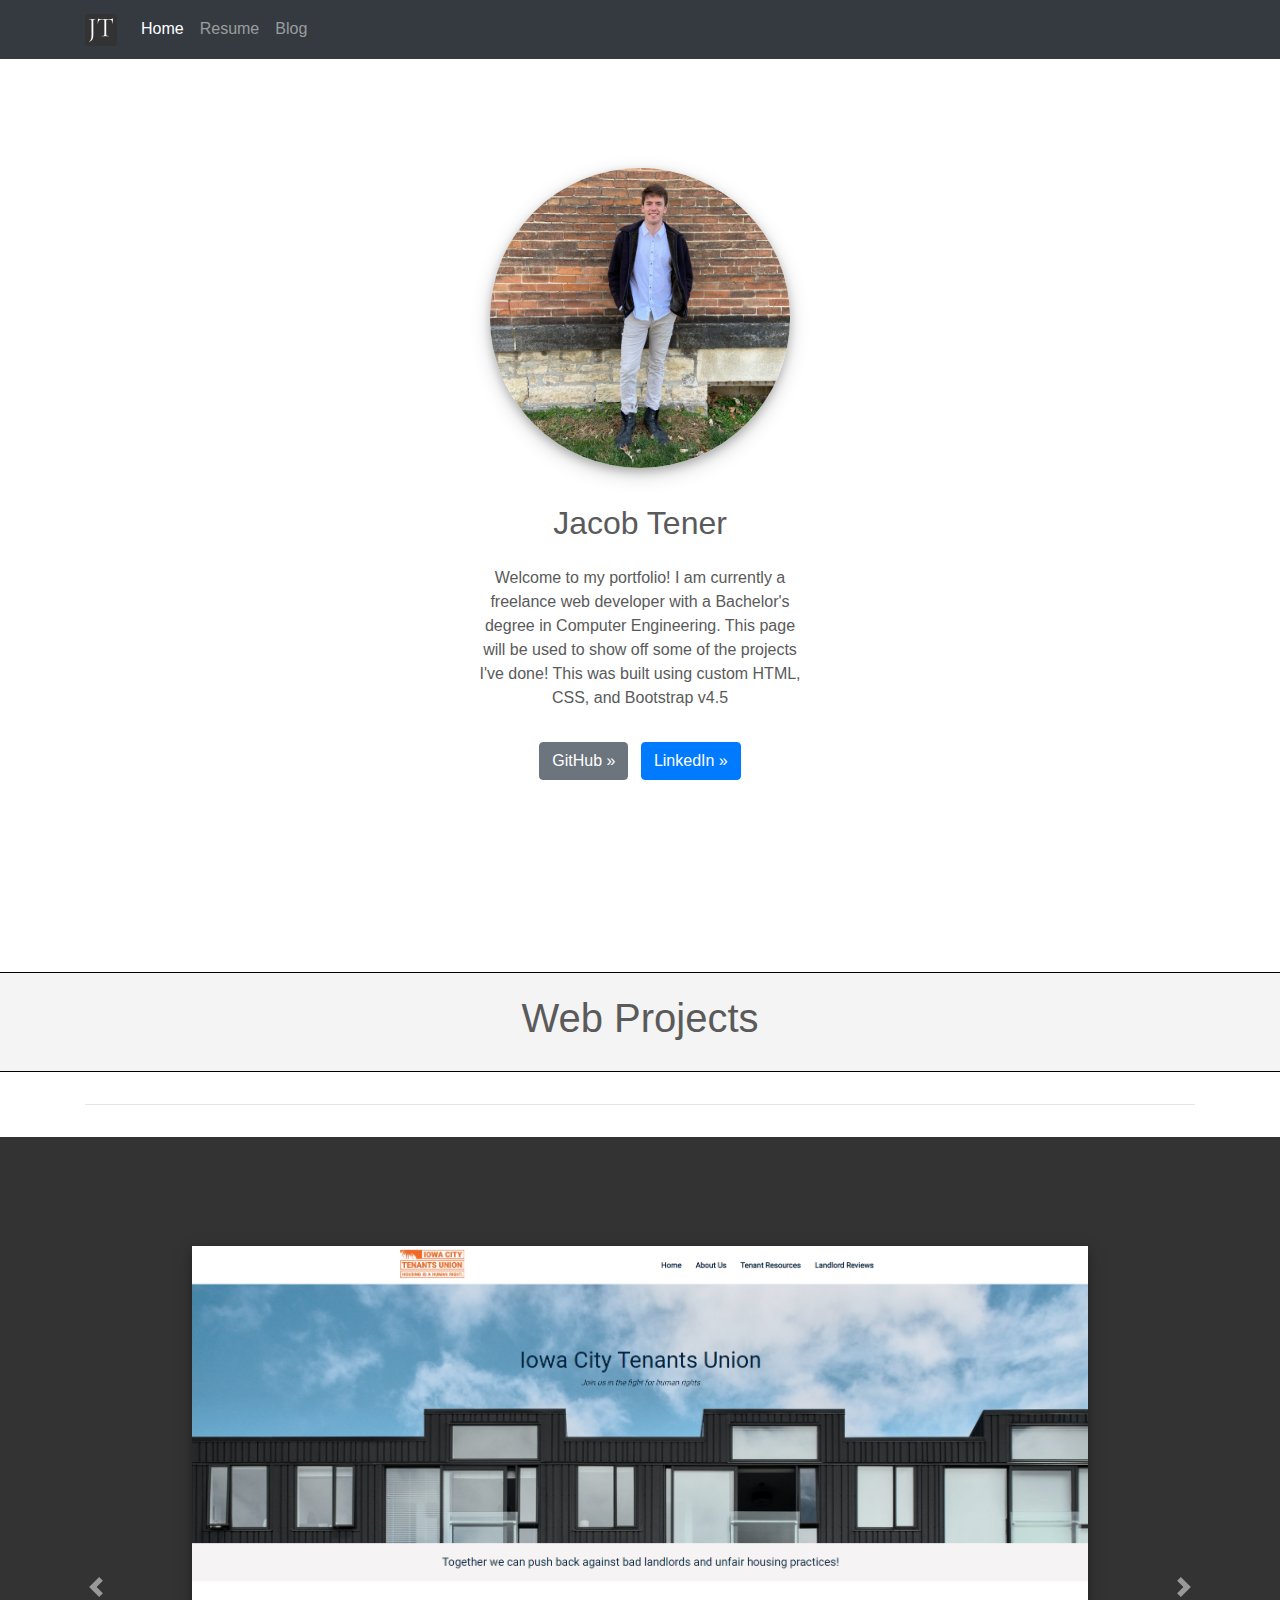
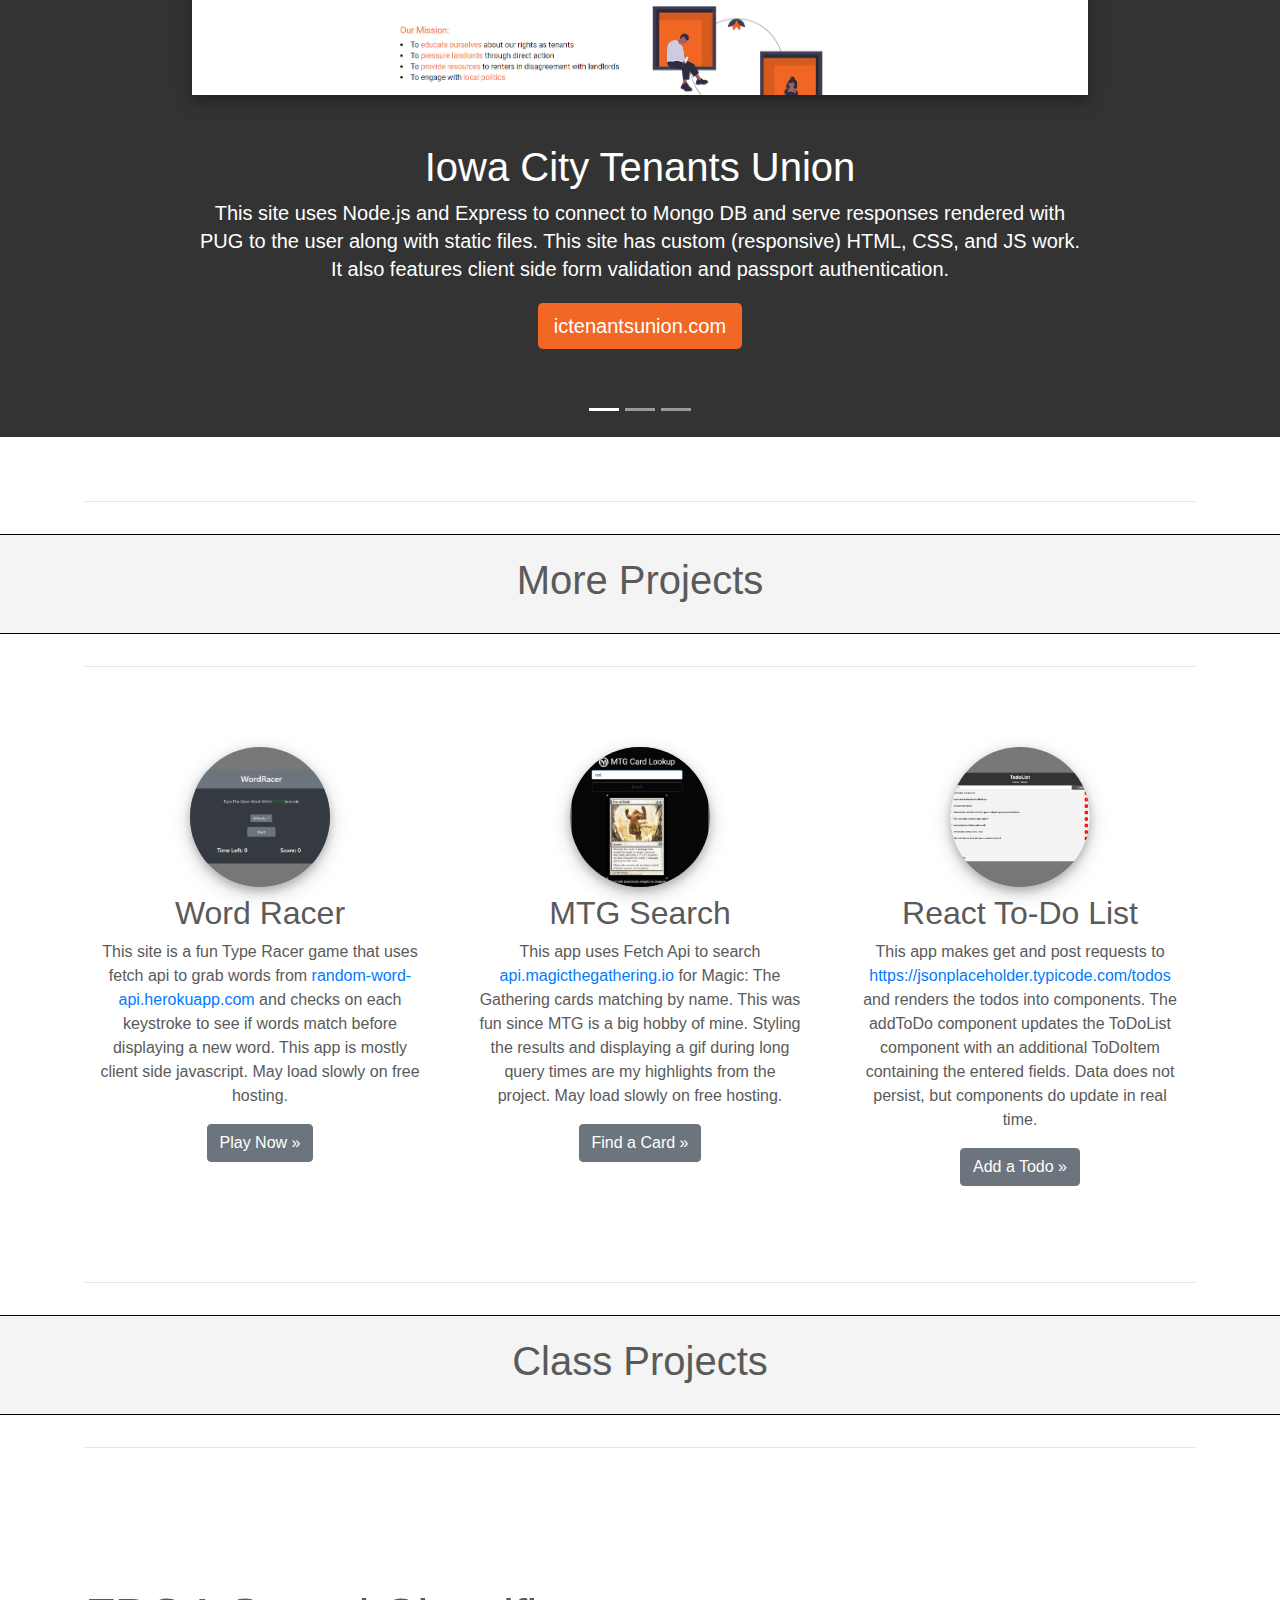
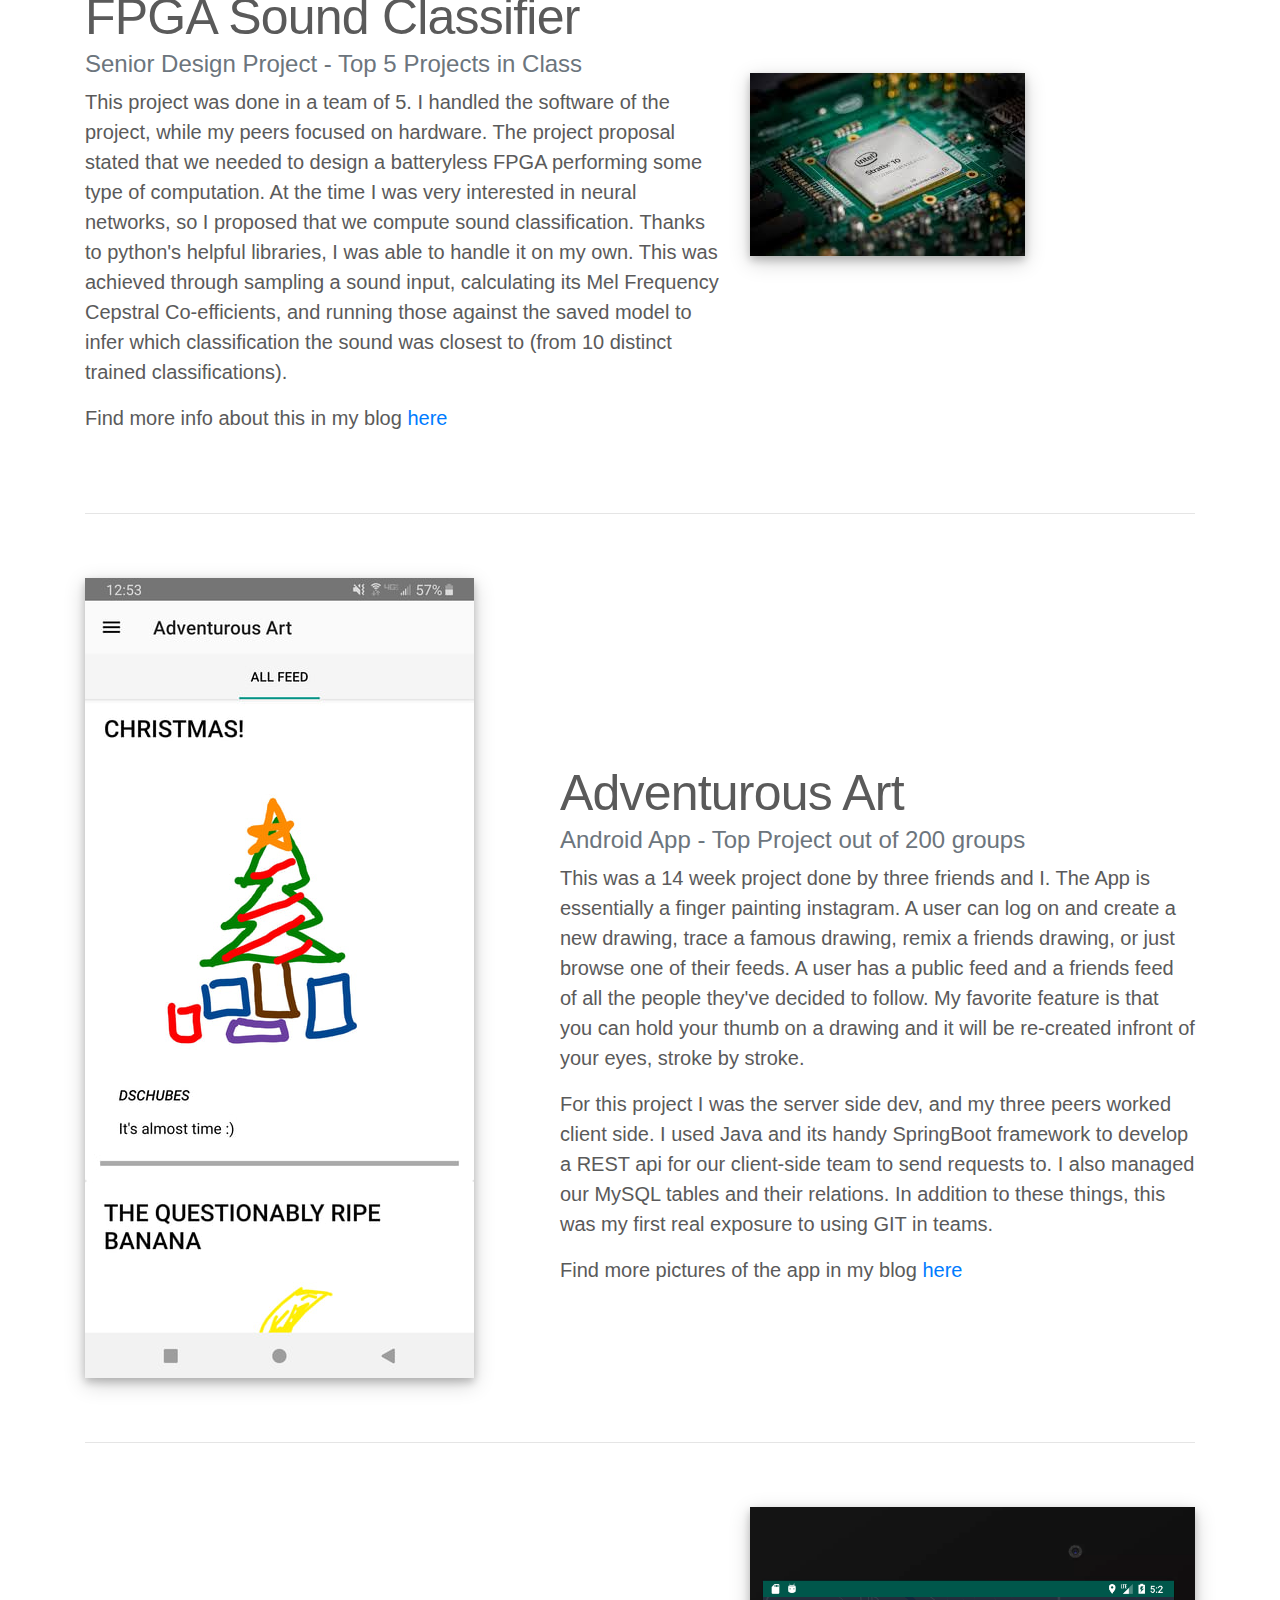
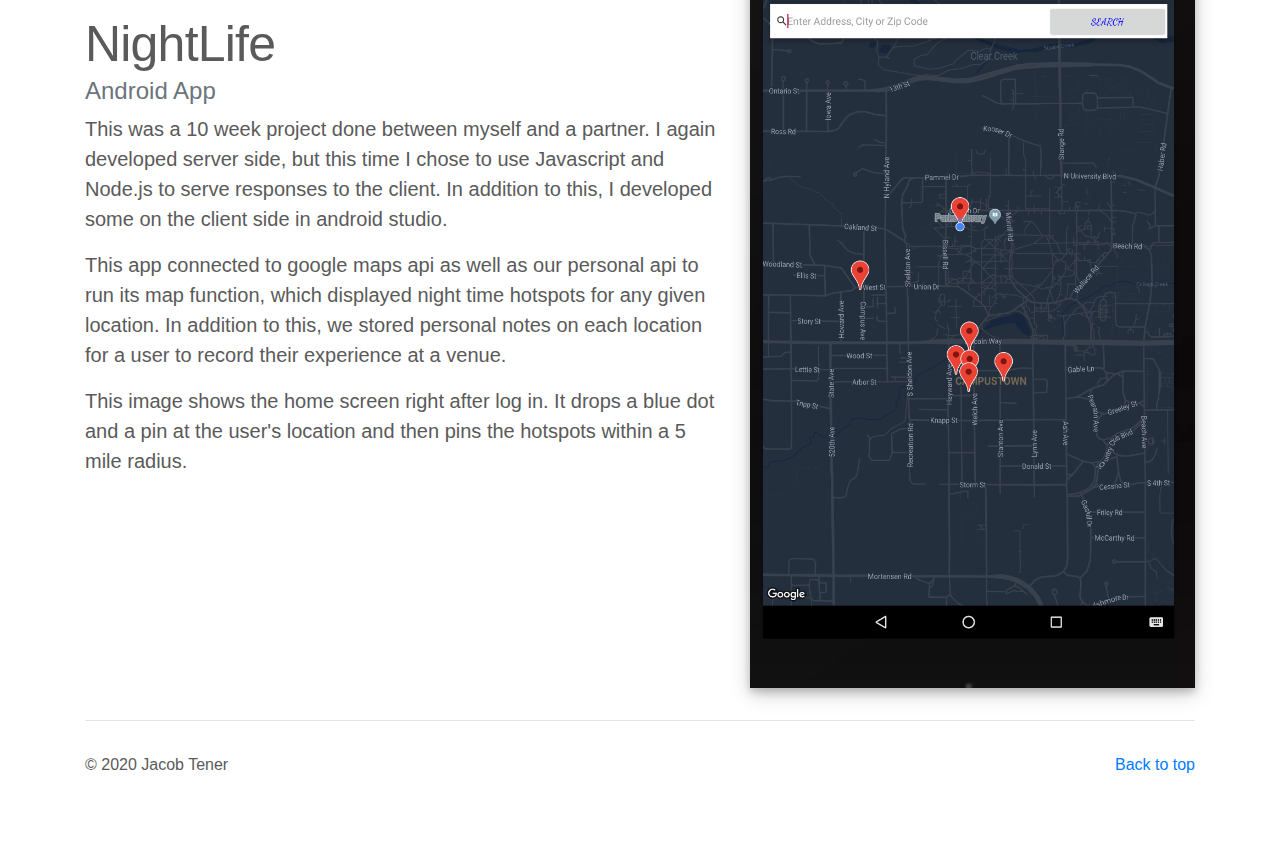
<file: index.html>
<!doctype html>
<html lang="en">
  <head>
    <meta charset="utf-8">
    <meta name="viewport" content="width=device-width, initial-scale=1, shrink-to-fit=no">
    <meta name="description" content="">
    <link rel="shortcut icon" href="img/favicon.png"/>
    <link href="css/bootstrap.min.css" rel="stylesheet">
    <link href="css/carousel.css" rel="stylesheet">
    <title>Jacob Tener | Portfolio</title>
  </head>

  <body>
    <header class="mb-4">
      <nav class="navbar navbar-expand-md navbar-dark fixed-top bg-dark">
        <div class="container">
          <a class="navbar-brand" href="/"><img src="img/favicon.png" alt=""></a>
          <button class="navbar-toggler" type="button" data-toggle="collapse" data-target="#navbarCollapse" aria-controls="navbarCollapse" aria-expanded="false" aria-label="Toggle navigation">
            <span class="navbar-toggler-icon"></span>
          </button>
          <div class="collapse navbar-collapse" id="navbarCollapse">
            <ul class="navbar-nav mr-auto">
              <li class="nav-item active">
                <a class="nav-link" href="/">Home<span class="sr-only">(current)</span></a>
              </li>
              <li class="nav-item">
                <a class="nav-link" href="resume.html">Resume</a>
              </li>
              <li class="nav-item">
                <a class="nav-link" href="blog.html">Blog</a>
              </li>
            </ul>
          </div>
        </div>
      </nav>
    </header>

<main role="main">


  <div class="container marketing full-page">

      <!-- Three columns of text below the carousel -->
      <div class="row justify-content-center align-items-start ">
        <div class="col-lg-4">
          <img src="img/image0.jpeg" class="carousel-img rounded-circle profile-img" alt="">

          <h2 class="my-1">Jacob Tener</h2>  
          <p class="mt-4">Welcome to my portfolio! I am currently a freelance web developer with a Bachelor's degree in Computer Engineering.
                            This page will be used to show off some of the projects I've done! This was built using custom HTML, CSS, and Bootstrap v4.5 </p>
          <p><a class="btn btn-secondary my-3 mr-2" href="https://github.com/JacobTener" target="blank_" role="button">GitHub &raquo;</a>
            <a class="btn btn-primary my-3" href="https://www.linkedin.com/in/jacob-tener-b38103169/" target="blank_" role="button">LinkedIn &raquo;</a></p>
        </div><!-- /.col-lg-4 -->

      </div><!-- /.row -->
  </div>
  <div class="title">
    <h1>Web Projects</h1>
  </div>
  <div class="container marketing">
    <hr class="featurette-divider">
  </div>
    
  <div id="myCarousel" class="carousel slide" data-ride="carousel">
    <ol class="carousel-indicators">
      <li data-target="#myCarousel" data-slide-to="0" class="active"></li>
      <li data-target="#myCarousel" data-slide-to="1"></li>
      <li data-target="#myCarousel" data-slide-to="2"></li>
    </ol>
    <div class="carousel-inner">
      <div class="carousel-item active">
        <svg class="bd-placeholder-img" width="100%" height="100%" xmlns="http://www.w3.org/2000/svg" preserveAspectRatio="xMidYMid slice" focusable="false" role="img"><rect width="100%" height="100%" fill="#333"/></svg>
        <div class="container">
          <div class="carousel-caption">
            <img src="img/tenants.PNG" class="carouselpic img-fluid " alt="">
            <h1>Iowa City Tenants Union</h1>
            <p>This site uses Node.js and Express to connect to Mongo DB and serve responses rendered with PUG to the user along with static files. This site has custom (responsive) HTML, CSS, and JS work. It also features client side form validation and passport authentication.</p>
            <p><a class="btn btn-lg btn-primary btn-primary-orange" href="https://ictenantsunion.com" target="blank_" role="button">ictenantsunion.com</a></p>
          </div>
        </div>
      </div>
      <div class="carousel-item">
        <svg class="bd-placeholder-img" width="100%" height="100%" xmlns="http://www.w3.org/2000/svg" preserveAspectRatio="xMidYMid slice" focusable="false" role="img"><rect width="100%" height="100%" fill="#333"/></svg>
        <div class="container">
          <div class="carousel-caption">
            <img src="img/loruki.PNG" class="carouselpic img-fluid" alt="" >
            <h1>Loruki</h1>
            <p>A static site built from custom HTML and CSS. This site displays some cool design as well as CSS keyframe transitions. Loruki showcases a new age, sleek look that will keep users pleased as they navigate the site.</p>
            <p><a class="btn btn-lg btn-primary btn-primary-lblue" href="https://practice-loruki.netlify.app/" target="blank_" role="button">Loruki</a></p>
          </div>
        </div>
      </div>
      <div class="carousel-item">
        <svg class="bd-placeholder-img" width="100%" height="100%" xmlns="http://www.w3.org/2000/svg" preserveAspectRatio="xMidYMid slice" focusable="false" role="img"><rect width="100%" height="100%" fill="#333"/></svg>
        <div class="container">
          <div class="carousel-caption">
            <img src="img/flowers.PNG" class="carouselpic img-fluid" alt="">
            <h1>Floral Flowers</h1>
            <p>This site uses Node.js to serve static files to the user. It features another entirely built from scratch HTML and CSS design. The images really pop out on the screen, which makes the flowers more attractive and likely to be bought. This site may load slowly due to free hosting.</p>
            <p><a class="btn btn-lg btn-primary btn-primary-red" href="https://floral-flowers.herokuapp.com/index.html" target="blank_" role="button">Floral Flowers</a></p>
          </div>
        </div>
      </div>
    </div>
    <a class="carousel-control-prev" href="#myCarousel" role="button" data-slide="prev">
      <span class="carousel-control-prev-icon" aria-hidden="true"></span>
      <span class="sr-only">Previous</span>
    </a>
    <a class="carousel-control-next" href="#myCarousel" role="button" data-slide="next">
      <span class="carousel-control-next-icon" aria-hidden="true"></span>
      <span class="sr-only">Next</span>
    </a>
  </div>

  <div class="container marketing">
    <hr class="featurette-divider">

  </div>
  
  <div class="title">
    <h1>More Projects</h1>
  </div>
  <div class="container marketing">
    <hr class="featurette-divider">
  </div>


  <div class="container marketing">
    <div class="row">
      <div class="col-lg-4 my-5">
        
        <svg class="bd-placeholder-img rounded-circle img-shadow" width="140" height="140" xmlns="http://www.w3.org/2000/svg" preserveAspectRatio="xMidYMid slice" focusable="false" role="img" aria-label="Placeholder: 140x140"><title>Placeholder</title><rect width="100%" height="100%" fill="#777"/><text x="50%" y="50%" fill="#777" dy=".3em">140x140</text>
          <image href="img/wordracer.PNG" x="0" y="0" height="140" width="140"/>
        </svg>
        <h2>Word Racer</h2>
        <p>This site is a fun Type Racer game that uses fetch api to grab words from <a href="https://random-word-api.herokuapp.com/" target="blank_">random-word-api.herokuapp.com</a> 
          and checks on each keystroke to see if words match before displaying a new word. This app is mostly client side javascript. May load slowly on free hosting.
        </p>
        <p><a class="btn btn-secondary" href="https://speedy-word-racer.herokuapp.com/" target="blank_" role="button">Play Now &raquo;</a></p>
      </div><!-- /.col-lg-4 -->
      <div class="col-lg-4 my-5">
        <svg class="bd-placeholder-img rounded-circle img-shadow" width="140" height="140" xmlns="http://www.w3.org/2000/svg" preserveAspectRatio="xMidYMid slice" focusable="false" role="img" aria-label="Placeholder: 140x140"><title>Placeholder</title><rect width="100%" height="100%" fill="#777"/><text x="50%" y="50%" fill="#777" dy=".3em">140x140</text>
          <image href="img/mtg.PNG" x="0" y="0" height="140px" width="140px"/>
        </svg>
        <h2>MTG Search</h2>
        <p>This app uses Fetch Api to search <a href="https://api.magicthegathering.io">api.magicthegathering.io</a> for Magic: The Gathering cards matching by name.
           This was fun since MTG is a big hobby of mine. Styling the results and displaying a gif during long query times are my highlights from the project. May load slowly on free hosting.  </p>
        <p><a class="btn btn-secondary" href="https://mtg-card-index.herokuapp.com/" target="blank_" role="button">Find a Card &raquo;</a></p>
      </div><!-- /.col-lg-4 -->
      <div class="col-lg-4 my-5">
        <svg class="bd-placeholder-img rounded-circle img-shadow" width="140" height="140" xmlns="http://www.w3.org/2000/svg" preserveAspectRatio="xMidYMid slice" focusable="false" role="img" aria-label="Placeholder: 140x140"><title>Placeholder</title><rect width="100%" height="100%" fill="#777"/><text x="50%" y="50%" fill="#777" dy=".3em">140x140</text>
          <image href="img/todo.PNG" x="0" y="0" height="140px" width="140px"/>
        </svg>
        <h2>React To-Do List</h2>
        <p>This app makes get and post requests to <a href="https://jsonplaceholder.typicode.com/todos">https://jsonplaceholder.typicode.com/todos</a> and renders the todos into components. The addToDo component updates the ToDoList component with an additional ToDoItem containing the entered fields. Data does not persist, but components do update in real time.</p>
        <p><a class="btn btn-secondary" href="https://react-json-todos.netlify.app/" target="blank_" role="button">Add a Todo &raquo;</a></p>
      </div><!-- /.col-lg-4 -->
    </div><!-- /.row -->
  </div>
  
  <!-- Marketing messaging and featurettes
  ================================================== -->
  <!-- Wrap the rest of the page in another container to center all the content. -->
  <div class="container marketing">
    <hr class="featurette-divider">

  </div>
  
  <div class="title">
    <h1>Class Projects</h1>
  </div>
  <div class="container marketing">

    <!-- START THE FEATURETTES -->

    <hr class="featurette-divider">
    
    <div class="row featurette align-items-center">
      <div class="col-md-7">
        <h2 class="featurette-heading">FPGA Sound Classifier</h2>
        <h4><span class="text-muted">Senior Design Project - Top 5 Projects in Class</span></h4>
        <p class="lead">This project was done in a team of 5. I handled the software of the project, while my peers focused on hardware. The project proposal stated that we needed to design a batteryless FPGA
                        performing some type of computation. At the time I was very interested in neural networks, so I proposed that we compute sound classification. Thanks to python's helpful libraries,
                        I was able to handle it on my own. This was achieved through sampling a sound input, calculating its Mel Frequency Cepstral Co-efficients, and running those against the saved model to infer
                        which classification the sound was closest to (from 10 distinct trained classifications). 
        </p>
        <p class="lead">Find more info about this in my blog <a href="/blog.html#seniorDesign">here</a></p>
      </div>
      <div class="col-md-5 small-first">
        <img src="./img/chip.jpg" class="featurette-img img-shadow" alt="">

      </div>
    </div>

    <hr class="featurette-divider-lg">

    <div class="row featurette align-items-center">
      <div class="col-md-7 order-md-2">
        <h2 class="featurette-heading">Adventurous Art</h2>
        <h4><span class="text-muted">Android App - Top Project out of 200 groups</span></h4>
        <p class="lead">This was a 14 week project done by three friends and I. The App is essentially a finger painting instagram. A user can log on and create a new drawing, trace a famous drawing, remix a friends drawing, or just browse one of their feeds.
                        A user has a public feed and a friends feed of all the people they've decided to follow. My favorite feature is that you can hold your thumb on a drawing and it will be re-created infront of your eyes, stroke by stroke.            
        </p>
        <p class="lead">For this project I was the server side dev, and my three peers worked client side. I used Java and its handy SpringBoot framework to develop a REST api for our client-side team to send requests to. I also managed our MySQL tables and 
          their relations. In addition to these things, this was my first real exposure to using GIT in teams.
        </p>
        <p class="lead">Find more pictures of the app in my blog <a href="/blog.html#advArt">here</a></p>

      </div>
      <div class="col-md-5 order-md-1 small-first">
        <img src="./img/advart.jpg" class="featurette-img img-shadow" alt="">

      </div>
    </div>

    <hr class="featurette-divider-lg">

    <div class="row featurette">
      <div class="col-md-7">
        <h2 class="featurette-heading">NightLife</h2>
        <h4><span class="text-muted">Android App</span></h4>
        <p class="lead">This was a 10 week project done between myself and a partner. I again developed server side, but this time I chose to use Javascript and Node.js to serve responses to the client. In addition to this, I developed some on the client side in android studio.
        </p>
        <p class="lead">This app connected to google maps api as well as our personal api
           to run its map function, which displayed night time hotspots for any given location. In addition to this, we stored personal notes on each location for a user to record their experience at a venue.
        </p>
        <p class="lead">
          This image shows the home screen right after log in. It drops a blue dot and a pin at the user's location and then pins the hotspots within a 5 mile radius.
        </p>
      </div>
      <div class="col-md-5 small-first">
        <img src="./img/image7.png" class="featurette-img img-shadow" alt="">
      </div>
    </div>

    <hr class="featurette-divider">

    <!-- /END THE FEATURETTES -->

  </div><!-- /.container -->


    <!-- FOOTER -->
                <footer class="container">
                    <p class="float-right"><a href="#">Back to top</a></p>
                    <p>&copy; 2020 Jacob Tener 
                      <!-- &middot; <a href="#">Privacy</a> &middot; <a href="#">Terms</a></p> -->
                </footer>
            </main>
        <script src="https://code.jquery.com/jquery-3.5.1.slim.min.js"></script>
        <script>window.jQuery || document.write('<script src="/docs/4.5/assets/js/vendor/jquery.slim.min.js"><\/script>')</script>
        <script src="/js/bootstrap.bundle.min.js"></script>
    </body>
</html>
</file>
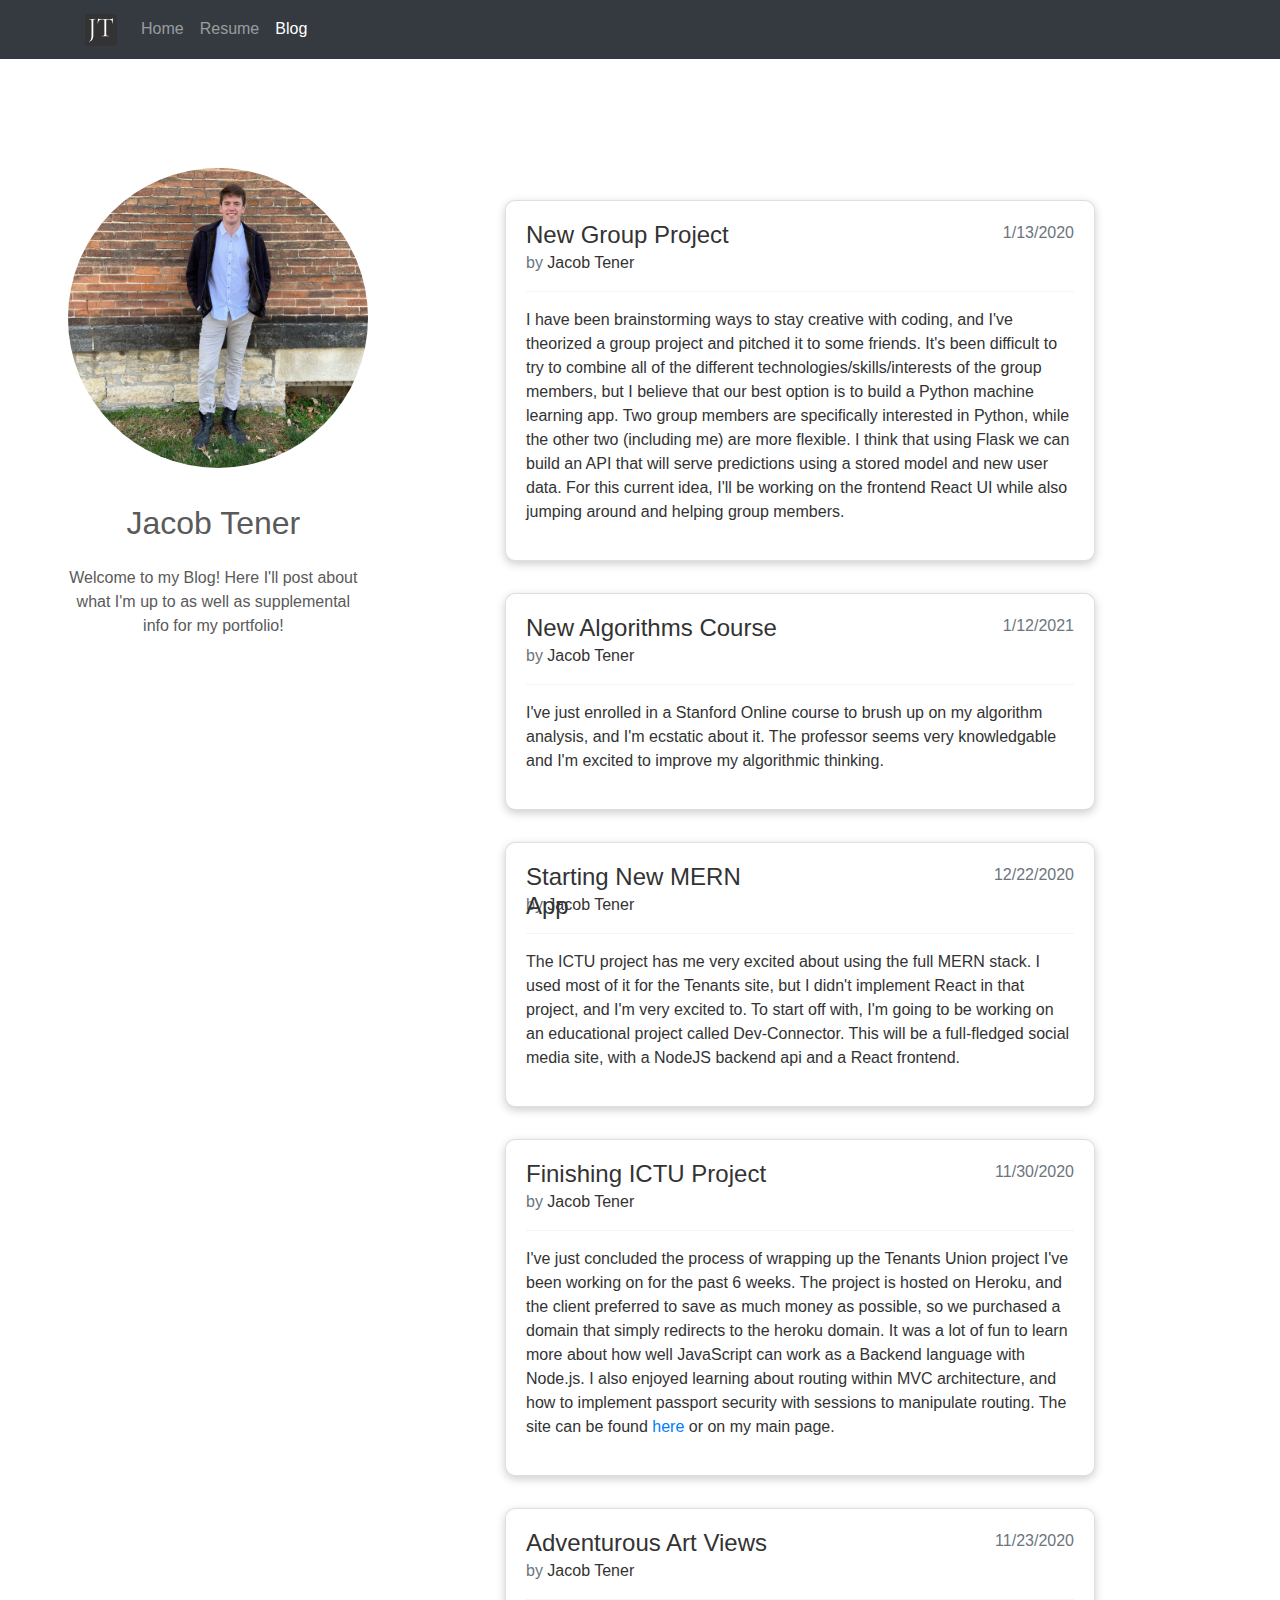
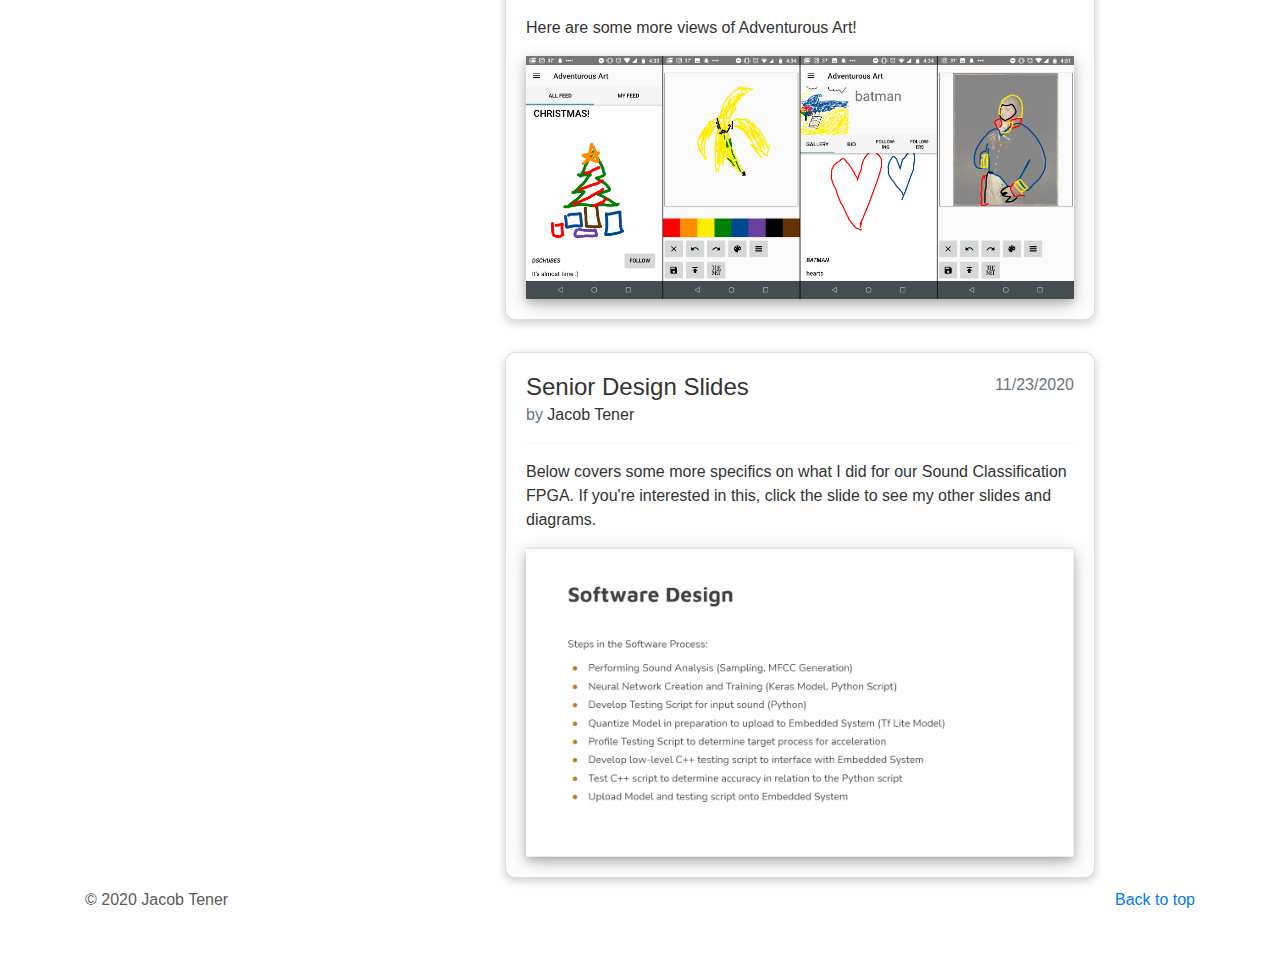
<file: blog.html>
<!doctype html>
<html lang="en">
  <head>
    <meta charset="utf-8">
    <meta name="viewport" content="width=device-width, initial-scale=1, shrink-to-fit=no">
    <meta name="description" content="">
    <link rel="shortcut icon" href="/img/favicon.png"/>
    <link href="css/bootstrap.min.css" rel="stylesheet">
    <link href="css/carousel.css" rel="stylesheet">
    <title>Jacob Tener | Blog</title>
  </head>

  <body>
    <header class="mb-4">
      <nav class="navbar navbar-expand-md navbar-dark fixed-top bg-dark">
        <div class="container">
          <a class="navbar-brand" href="/"><img src="img/favicon.png" alt=""></a>
          <button class="navbar-toggler" type="button" data-toggle="collapse" data-target="#navbarCollapse" aria-controls="navbarCollapse" aria-expanded="false" aria-label="Toggle navigation">
            <span class="navbar-toggler-icon"></span>
          </button>
          <div class="collapse navbar-collapse" id="navbarCollapse">
            <ul class="navbar-nav mr-auto">
              <li class="nav-item">
                <a class="nav-link" href="/">Home</a>
              </li>
              <li class="nav-item">
                <a class="nav-link" href="resume.html">Resume</a>
              </li>
              <li class="nav-item active">
                <a class="nav-link" href="blog.html">Blog<span class="sr-only">(current)</span></a>
              </li>
            </ul>
          </div>
        </div>
      </nav>
    </header>

<main role="main">


    <div class="container blog-container flex ">

        <!-- Three columns of text below the carousel -->
        <div class="row justify-content-around align-items-start">
          <div class="col-lg-3 text-center blog-info">
            <img src="img/image0.jpeg" class="carousel-img rounded-circle" alt="">

            <h2 class="my-1">Jacob Tener</h2>  
            <p class="mt-4">Welcome to my Blog! Here I'll post about what I'm up to as well as supplemental info for my portfolio!</I> </p>
          </div><!-- /.col-lg-4 -->

          <div class="col-lg-6 blog-list">


            <!-- <div class="row card blog-item" id="testBlog">
              <div class="blog-header">
                <div class="row justify-content-between">
                  <div class="blog-title col-sm">
                    <h4>Test Blog</h4>
                  </div>
                  <div class="blog-date col-sm text-right">
                    <p class="text-muted">1/13/2020</p>
                  </div>
                </div>
                <div>
                  <p class="author-tag"><span class="text-muted">by</span> Jacob Tener</p>
                </div>
              </div>
              <div class="blog-content">
                <p>I have </p>
              </div>
            </div> -->

            <div class="row card blog-item" id="machineLearning">
              <div class="blog-header">
                <div class="row justify-content-between">
                  <div class="blog-title col-sm">
                    <h4>New Group Project</h4>
                  </div>
                  <div class="blog-date col-sm text-right">
                    <p class="text-muted">1/13/2020</p>
                  </div>
                </div>
                <div>
                  <p class="author-tag"><span class="text-muted">by</span> Jacob Tener</p>
                </div>
              </div>
              <div class="blog-content">
                <p>I have been brainstorming ways to stay creative with coding, and I've theorized a group project and pitched it to some friends. It's been difficult to try to combine
                  all of the different technologies/skills/interests of the group members, but I believe that our best option is to build a Python machine learning app. Two group members are
                  specifically interested in Python, while the other two (including me) are more flexible. I think that using Flask we can build an API that will serve predictions using a stored model
                  and new user data. For this current idea, I'll be working on the frontend React UI while also jumping around and helping group members.
                </p>
              </div>
            </div>

            <div class="row card blog-item" id="algCourse">
              <div class="blog-header">
                <div class="row justify-content-between">
                  <div class="blog-title col-sm">
                    <h4>New Algorithms Course</h4>
                  </div>
                  <div class="blog-date col-sm text-right">
                    <p class="text-muted">1/12/2021</p>
                  </div>
                </div>
                <div>
                  <p class="author-tag"><span class="text-muted">by</span> Jacob Tener</p>
                </div>
              </div>
              <div class="blog-content">
                <p>I've just enrolled in a Stanford Online course to brush up on my algorithm analysis, and I'm ecstatic about it. The professor seems very knowledgable and I'm excited to improve my algorithmic thinking.</p>
              </div>
            </div>

            
            <div class="row card blog-item" id="mernApp">
              <div class="blog-header">
                <div class="row justify-content-between">
                  <div class="blog-title col-sm">
                    <h4>Starting New MERN App</h4>
                  </div>
                  <div class="blog-date col-sm text-right">
                    <p class="text-muted">12/22/2020</p>
                  </div>
                </div>
                <div>
                  <p class="author-tag"><span class="text-muted">by</span> Jacob Tener</p>
                </div>
              </div>
              <div class="blog-content">
                <p>The ICTU project has me very excited about using the full MERN stack. I used most of it for the Tenants site, but I didn't implement React in that project, and I'm very excited to. To start off with, I'm going to be
                    working on an educational project called Dev-Connector. This will be a full-fledged social media site, with a NodeJS backend api and a React frontend.
                </p>
              </div>
            </div>

            <div class="row card blog-item" id="tenantUnionBlog">
              <div class="blog-header">
                <div class="row justify-content-between">
                  <div class="blog-title col-sm">
                    <h4>Finishing ICTU Project</h4>
                  </div>
                  <div class="blog-date col-sm text-right">
                    <p class="text-muted">11/30/2020</p>
                  </div>
                </div>
                <div>
                  <p class="author-tag"><span class="text-muted">by</span> Jacob Tener</p>
                </div>
              </div>
              <div class="blog-content">
                <p> I've just concluded the process of wrapping up the Tenants Union project I've been working on for the past 6 weeks. The project is hosted on Heroku,
                  and the client preferred to save as much money as possible, so we purchased a domain that simply redirects to the heroku domain. It was a lot of fun
                  to learn more about how well JavaScript can work as a Backend language with Node.js. I also enjoyed learning about routing within MVC architecture,
                  and how to implement passport security with sessions to manipulate routing. The site can be found <a href="https://ictenantsunion.com" target="_blank">here</a>
                  or on my main page.
                </p>
              </div>
            </div>

            <div class="row card blog-item" id="advArt">
              <div class="blog-header">
                <div class="row justify-content-between">
                  <div class="blog-title col-sm-8">
                    <h4>Adventurous Art Views</h4>
                  </div>
                  <div class="blog-date col-sm text-right">
                    <p class="text-muted">11/23/2020</p>
                  </div>
                </div>
                <div>
                  <p class="author-tag"><span class="text-muted">by</span> Jacob Tener</p>
                </div>
              </div>
              <div class="blog-content">
                <p>Here are some more views of Adventurous Art!</p>
                <img src="/img/blogs/adventurous-art.png" alt="" class="blog-img img-shadow">
              </div>
            </div>


            <div class="row card blog-item" id="seniorDesign">
              <div class="blog-header">
                <div class="row justify-content-between">
                  <div class="blog-title col-sm">
                    <h4>Senior Design Slides</h4>
                  </div>
                  <div class="blog-date col-sm text-right">
                    <p class="text-muted">11/23/2020</p>
                  </div>
                </div>
                <div>
                  <p class="author-tag"><span class="text-muted">by</span> Jacob Tener</p>
                </div>
              </div>
              <div class="blog-content">
                <p>Below covers some more specifics on what I did for our Sound Classification FPGA. If you're interested in this, click the slide to see my other slides and diagrams.</p>
                <a href="https://drive.google.com/file/d/1pxWJQBSpyzKNykxMkNIc2Uyqt-mV5b9I/view?usp=sharing" target="blank_"><img src="/img/blogs/slide1.PNG"  alt="" class="blog-img img-shadow"></a>
              </div>
            </div>


            



            <!-- <div class="row card blog-item">
              <div class="blog-header">
                <div class="row justify-content-between">
                  <div class="blog-title col-sm">
                    <h4>Adventurous Art Views</h4>
                  </div>
                  <div class="blog-date col-sm text-right">
                    <p class="text-muted">11/23/2020</p>
                  </div>
                </div>
                <div>
                  <p class="author-tag"><span class="text-muted">by</span> Jacob Tener</p>
                </div>
              </div>
              <div class="blog-content">
                <p>Here are some more views of Adventurous Art!</p>
                <img src="/img/blogs/adventurous-art.png" alt="" class="blog-img img-shadow">
              </div>
            </div> 
        </div>--><!-- /.row -->

    </div>

    <hr class="featurette-divider">

  </div><!-- /.container -->


    <!-- FOOTER -->
                <footer class="container">
                  <p class="float-right"><a href="#">Back to top</a></p>
                  <p>&copy; 2020 Jacob Tener 
                    <!-- &middot; <a href="#">Privacy</a> &middot; <a href="#">Terms</a></p> -->
              </footer>
            </main>
        <script src="https://code.jquery.com/jquery-3.5.1.slim.min.js"></script>
        <script>window.jQuery || document.write('<script src="/docs/4.5/assets/js/vendor/jquery.slim.min.js"><\/script>')</script>
        <script src="/js/bootstrap.bundle.min.js"></script>
    </body>
</html>
</file>
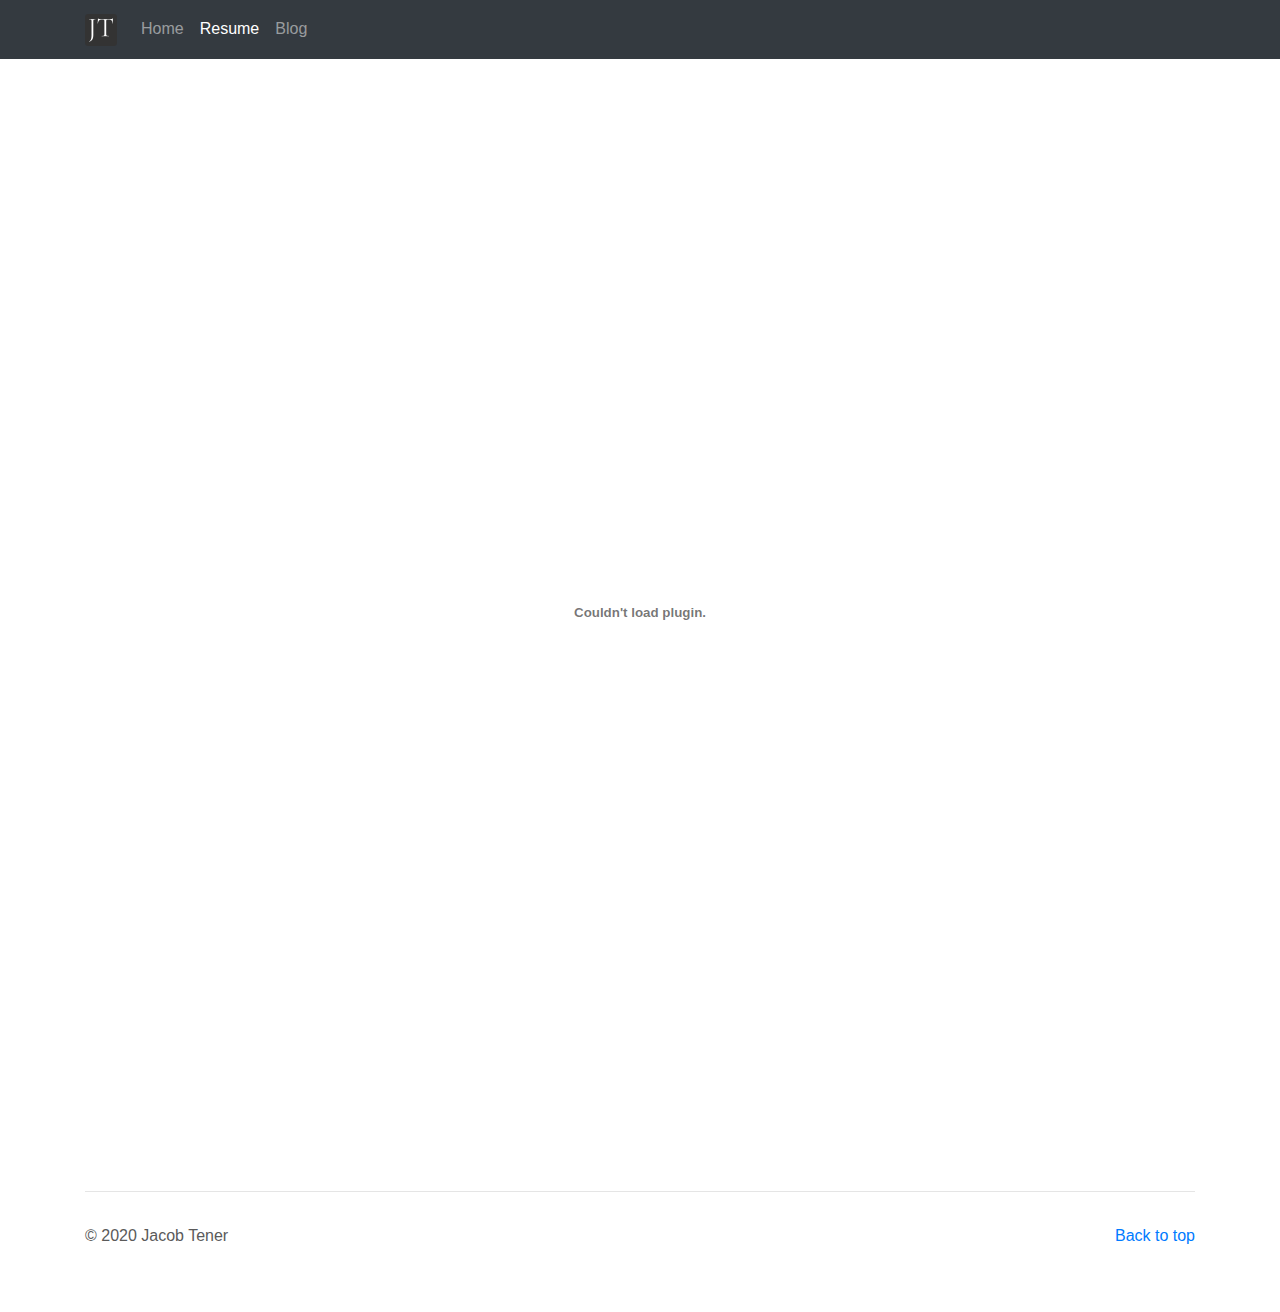
<file: resume.html>
<!doctype html>
<html lang="en">
  <head>
    <meta charset="utf-8">
    <meta name="viewport" content="width=device-width, initial-scale=1, shrink-to-fit=no">
    <meta name="description" content="">
    <link rel="shortcut icon" href="img/favicon.png" />
    <link href="css/bootstrap.min.css" rel="stylesheet">
    <link href="css/carousel.css" rel="stylesheet">
    <title>Jacob Tener | Resume</title>
  </head>

  <body>
    <header class="mb-4">
      <nav class="navbar navbar-expand-md navbar-dark fixed-top bg-dark">
        <div class="container">
          <a class="navbar-brand" href="/"><img src="img/favicon.png" alt=""></a>
          <button class="navbar-toggler" type="button" data-toggle="collapse" data-target="#navbarCollapse" aria-controls="navbarCollapse" aria-expanded="false" aria-label="Toggle navigation">
            <span class="navbar-toggler-icon"></span>
          </button>
          <div class="collapse navbar-collapse" id="navbarCollapse">
            <ul class="navbar-nav mr-auto">
              <li class="nav-item">
                <a class="nav-link" href="/">Home</a>
              </li>
              <li class="nav-item active">
                <a class="nav-link" href="resume.html">Resume<span class="sr-only">(current)</span></a>
              </li>
              <li class="nav-item">
                <a class="nav-link" href="blog.html">Blog</a>
              </li>
            </ul>
          </div>
        </div>
      </nav>
    </header>

<main role="main">
  <div class="container text-center">
    <embed src="/files/Jacob Tener Resume .pdf" width="800px" height="1080px" class="resume-pdf"/>

    <hr class="featurette-divider">

  </div>
    <!-- FOOTER -->
                <footer class="container">
                  <p class="float-right"><a href="#">Back to top</a></p>
                  <p>&copy; 2020 Jacob Tener 
                    <!-- &middot; <a href="#">Privacy</a> &middot; <a href="#">Terms</a></p> -->
              </footer>
            </main>
        <script src="https://code.jquery.com/jquery-3.5.1.slim.min.js"></script>
        <script>window.jQuery || document.write('<script src="/docs/4.5/assets/js/vendor/jquery.slim.min.js"><\/script>')</script>
        <script src="/js/bootstrap.bundle.min.js"></script>
    </body>
</html>
</file>
<file: css/carousel.css>
/* GLOBAL STYLES
-------------------------------------------------- */
/* Padding below the footer and lighter body text */

*{
  padding: 0;
  margin: 0;
  box-sizing: border-box;
}
body {
    padding-top: 3rem;
    padding-bottom: 3rem;
    color: #5a5a5a;
  }
  
  .full-page {
    min-height: 100vh;
    width: auto;
  }

  /* Profile section */
  .profile-img {
    box-shadow: 0 4px 8px 0 rgba(0, 0, 0, 0.2), 0 6px 20px 0 rgba(0, 0, 0, 0.19);
  }

  /* Titles  */
  .title {
    display: flex;
    border-top: 1px #000 solid;
    border-bottom: 1px #000 solid;
    text-align: center;
    justify-content: center;
    align-items: center;
    background: #f4f4f4;
    height: 100px;
  }


  /* CUSTOMIZE THE CAROUSEL
  -------------------------------------------------- */
  
  /* Carousel base class */
  .carousel {
    margin-bottom: 4rem;
    height: 100vh;
    width: auto;
  }

  .carouselpic {
    margin-bottom: 3rem;
    box-shadow: 0 4px 8px 0 rgba(0, 0, 0, 0.2), 0 6px 20px 0 rgba(0, 0, 0, 0.19);
  }

  .img-shadow {
    box-shadow: 0 4px 8px 0 rgba(0, 0, 0, 0.2), 0 6px 20px 0 rgba(0, 0, 0, 0.19);
  }

  /* Since positioning the image, we need to help out the caption */
  .carousel-caption {
    padding-top: 4rem;
    max-height: 100%;
    max-width: 100%;
    bottom: 3rem;
    z-index: 10;
  }
  
  /* Declare heights because of positioning of img element */
  .carousel-item {
    height: 100vh;
    width: 100vw;
  }
  .carousel-item > img {
    position: absolute;
    top: 0;
    left: 0;
    min-width: 50%;
  }

  .carousel-img {
      height: 300px;
      width: 300px;
      margin-top: 6rem;
      margin-bottom: 2rem;
  }
  
  .btn-primary-orange {
    background-color: #f26724;
    border: #f26724;
  }

  .btn-primary-lblue {
    background-color: #047aed;
    border: #047aed;
  }

  .btn-primary-red {
    background-color: #ee5656;
    border: #ee5656;
  }
  
  /* MARKETING CONTENT
  -------------------------------------------------- */
  
  /* Center align the text within the three columns below the carousel */
  .marketing .col-lg-4 {
    margin-bottom: 1.5rem;
    text-align: center;
  }
  .marketing h2 {
    font-weight: 400;
  }
  .marketing .col-lg-4 p {
    margin-right: .75rem;
    margin-left: .75rem;
  }
  
  
  /* Featurettes
  ------------------------- */
  
  .featurette-divider {
    margin: 2rem 0; /* Space out the Bootstrap <hr> more */
  }
  
  .featurette-divider-lg {
    margin: 4rem 0; 
  }

  /* Thin out the marketing headings */
  .featurette-heading {
    font-weight: 300;
    line-height: 1;
    letter-spacing: -.05rem;
  }
  
  .featurette-img {
    max-width: 100%;
    height: auto;
    
  }
  
  /* BLOG */

  .blog-container {
    max-width: 1600px;
  }
  
  .card {
    background-color: #fff;
    color: #333;
    border-radius: 10px;
    box-shadow: 0 3px 10px rgba(0,0,0,0.2);
    padding: 20px;
    margin: 10px; 
}

  .blog-list {
    margin-top: 6rem;
  }

  .blog-item {
    margin-top: 2rem;
  }

  .blog-header {
    border-bottom: 1px solid#f4f4f4;
  }

  .blog-title {
    height: 0;
  }

  .blog-title > h4 {
    margin-bottom: 6px;
  }

  .blog-date > p {
    margin-bottom: 6px;
  }

  .author-tag {
    margin-bottom: 1rem;
  }

  .blog-content {
    padding-top: 1rem;
  }


  .blog-img{
    max-width: 100%;
    width: auto;
    height: auto;
    border: none;
  }
  

  /* RESPONSIVE CSS
  -------------------------------------------------- */
  
  @media (min-width: 40em) {
    /* Bump up size of carousel content */
    .carousel-caption p {
      margin-bottom: 1.25rem;
      font-size: 1.25rem;
      line-height: 1.4;
    }
  
    .featurette-heading {
      font-size: 50px;
    }
  }
  
  @media (min-width: 62em) {
    .featurette-heading {
      margin-top: 7rem;
    }
  }

  @media(max-width: 767px) {
    .small-first {
      order: -2;
      margin-bottom: 3rem;
    }
    .small-second {
      order:-1;
      margin-bottom: 3rem;
    }
    .featurette-img {
      box-shadow: none;
    }
    
  }

  @media(max-height: 940px){
    .carouselpic {
      max-height: 500px;
    }
  }
  @media(max-height: 800px){
    .carouselpic {
      max-height: 400px;
    }
  }

  @media(max-height: 720px){
    .carouselpic {
      max-height: 300px;
    }
  }
</file>
